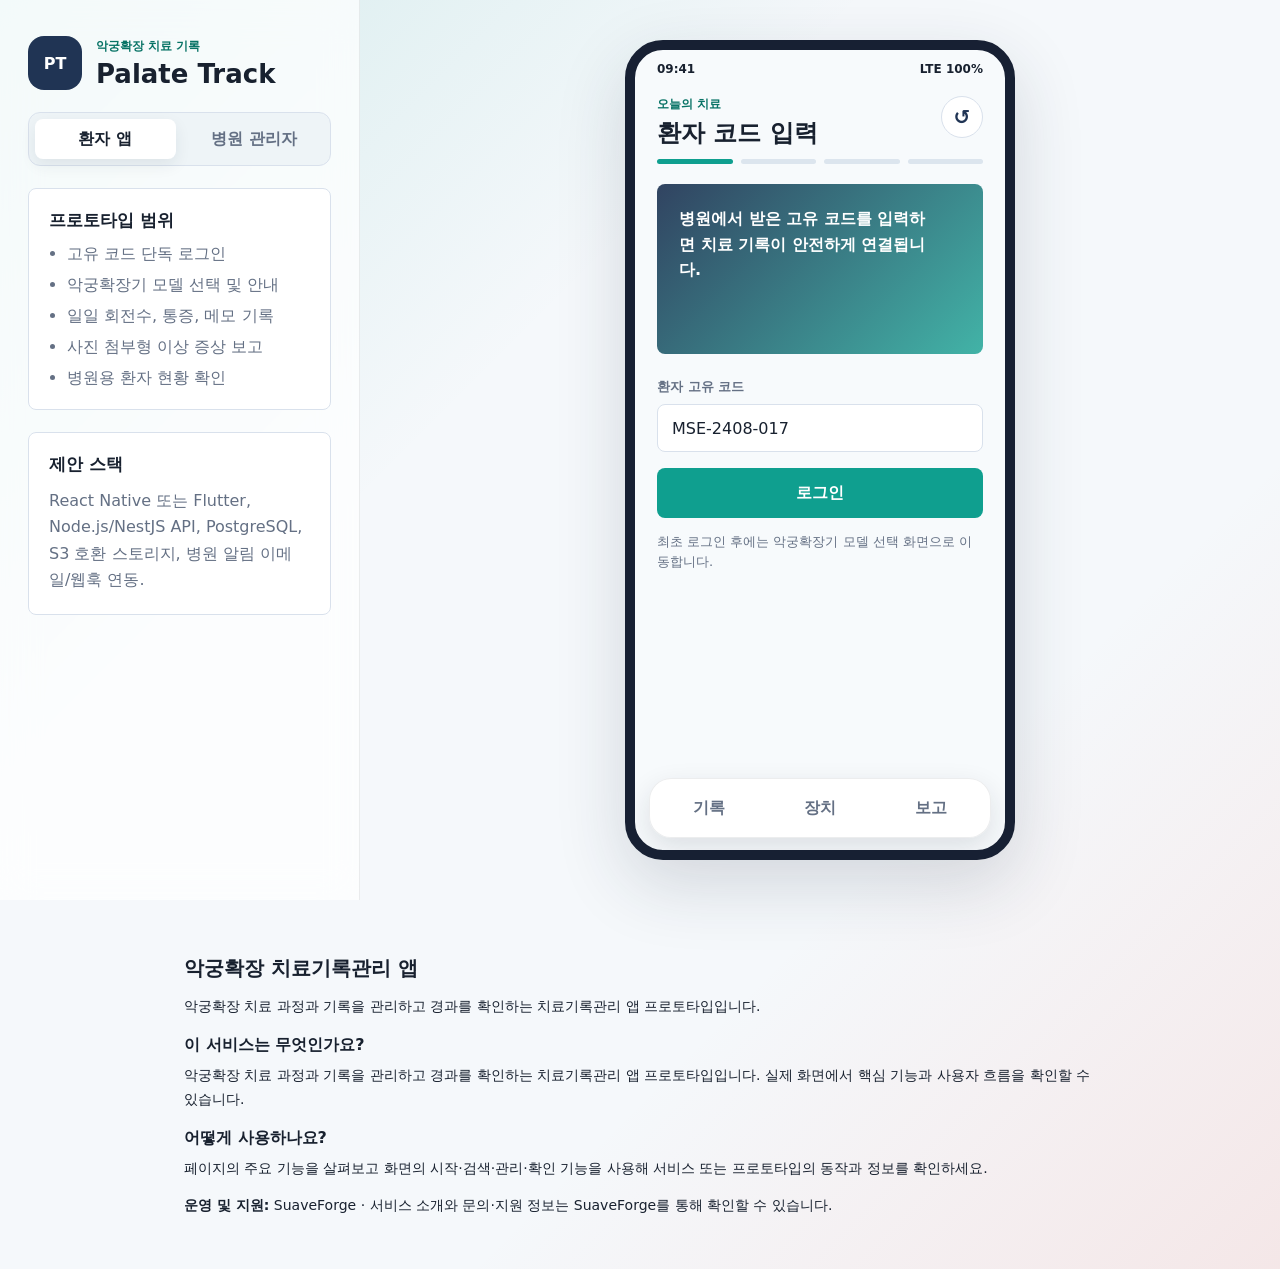
<file: index.html>
<!doctype html>
<html lang="ko">
  <head>
    <meta charset="UTF-8" />
    <meta name="viewport" content="width=device-width, initial-scale=1.0" />
    <title>Palate Track Prototype</title>
    <link rel="stylesheet" href="styles.css" />
  
<meta name="description" content="악궁확장 치료기록관리 앱 프로토타입"/>
<link rel="canonical" href="https://programmer119.github.io/palate-track-prototype-v2/"/>
<meta property="og:title" content="Palate Track Prototype"/>
<meta property="og:description" content="악궁확장 치료기록관리 앱 프로토타입"/>
<meta property="og:image" content="https://sitehub.suaveforge.com/assets/namecard-default.png"/>
<meta property="og:url" content="https://programmer119.github.io/palate-track-prototype-v2/"/>
<meta property="og:site_name" content="SuaveForge"/>
<meta name="twitter:card" content="summary_large_image"/>
<script async src="https://sitehub.suaveforge.com/analytics-loader.js" data-sitehub-project="p25"></script>
<!-- sitehub-searchops-head:begin -->
<script type="application/ld+json">{"@context":"https://schema.org","@type":"WebApplication","name":"악궁확장 치료기록관리 앱","url":"https://programmer119.github.io/palate-track-prototype-v2/","description":"악궁확장 치료 과정과 기록을 관리하고 경과를 확인하는 치료기록관리 앱 프로토타입입니다.","creator":{"@type":"Organization","name":"SuaveForge","url":"https://suaveforge.com/"},"isPartOf":{"@type":"WebSite","name":"SuaveForge Portfolio","url":"https://suaveforge.com/"}}</script>
<!-- sitehub-searchops-head:end -->
</head>
  <body>
    <div class="app-shell">
      <aside class="brief-panel">
        <div class="brand-lockup">
          <span class="brand-mark">PT</span>
          <div>
            <p class="eyebrow">악궁확장 치료 기록</p>
            <h1>Palate Track</h1>
          </div>
        </div>

        <nav class="mode-tabs" aria-label="프로토타입 보기 전환">
          <button class="mode-tab active" data-mode="patient">환자 앱</button>
          <button class="mode-tab" data-mode="admin">병원 관리자</button>
        </nav>

        <section class="project-card">
          <h2>프로토타입 범위</h2>
          <ul>
            <li>고유 코드 단독 로그인</li>
            <li>악궁확장기 모델 선택 및 안내</li>
            <li>일일 회전수, 통증, 메모 기록</li>
            <li>사진 첨부형 이상 증상 보고</li>
            <li>병원용 환자 현황 확인</li>
          </ul>
        </section>

        <section class="project-card tech-note">
          <h2>제안 스택</h2>
          <p>React Native 또는 Flutter, Node.js/NestJS API, PostgreSQL, S3 호환 스토리지, 병원 알림 이메일/웹훅 연동.</p>
        </section>
      </aside>

      <main class="preview-stage">
        <section class="patient-preview" data-panel="patient">
          <div class="phone">
            <div class="status-bar">
              <span>09:41</span>
              <span>LTE 100%</span>
            </div>

            <header class="phone-header">
              <div>
                <p class="eyebrow">오늘의 치료</p>
                <h2 id="screen-title">환자 코드 입력</h2>
              </div>
              <button class="icon-button" type="button" id="reset-button" aria-label="처음으로">↺</button>
            </header>

            <div class="progress-rail" aria-label="진행 단계">
              <span class="progress-dot active"></span>
              <span class="progress-dot"></span>
              <span class="progress-dot"></span>
              <span class="progress-dot"></span>
            </div>

            <section class="screen active" id="login-screen" data-title="환자 코드 입력">
              <div class="hero-band">
                <p>병원에서 받은 고유 코드를 입력하면 치료 기록이 안전하게 연결됩니다.</p>
              </div>
              <label class="field-label" for="patient-code">환자 고유 코드</label>
              <input id="patient-code" class="text-field" type="text" value="MSE-2408-017" inputmode="text" />
              <button class="primary-button" type="button" data-next="model-screen">로그인</button>
              <p class="helper-text">최초 로그인 후에는 악궁확장기 모델 선택 화면으로 이동합니다.</p>
            </section>

            <section class="screen" id="model-screen" data-title="장치 모델 선택">
              <div class="model-list" id="model-list"></div>
              <article class="result-panel">
                <div>
                  <p class="eyebrow">총 확장 가능량</p>
                  <strong id="capacity-text">12.0 mm</strong>
                </div>
                <p id="model-guide">MSE1은 1회 회전당 0.25 mm 기준으로 기록합니다.</p>
              </article>
              <button class="primary-button" type="button" data-next="record-screen">모델 저장</button>
            </section>

            <section class="screen" id="record-screen" data-title="확장 기록 입력">
              <div class="metric-row">
                <article>
                  <span>누적 확장량</span>
                  <strong id="total-expansion">3.75 mm</strong>
                </article>
                <article>
                  <span>오늘 확장량</span>
                  <strong id="today-expansion">0.50 mm</strong>
                </article>
              </div>

              <div class="form-grid">
                <label>
                  <span>날짜</span>
                  <input id="record-date" type="date" />
                </label>
                <label>
                  <span>확장 횟수</span>
                  <input id="session-count" type="text" value="2" inputmode="numeric" />
                </label>
                <label>
                  <span>회전수</span>
                  <input id="turn-count" type="text" value="2" inputmode="decimal" />
                </label>
              </div>

              <div class="pain-scale" aria-label="통증 정도">
                <span>통증</span>
                <div id="pain-buttons"></div>
              </div>

              <label class="field-label" for="memo">메모</label>
              <textarea id="memo" rows="3">우측 어금니 쪽 압박감이 조금 있음.</textarea>
              <button class="primary-button" type="button" id="save-record">기록 저장</button>
              <button class="secondary-button" type="button" data-next="report-screen">이상 증상 보고</button>
            </section>

            <section class="screen" id="report-screen" data-title="이상 증상 보고">
              <div class="upload-box">
                <div class="camera-icon">+</div>
                <p>카메라 촬영 또는 갤러리에서 사진 첨부</p>
                <input id="symptom-photo" type="file" accept="image/*" />
              </div>
              <label class="field-label" for="symptom-message">증상 메시지</label>
              <textarea id="symptom-message" rows="5">장치 주변 잇몸이 붓고 음식 섭취 시 통증이 있습니다.</textarea>
              <button class="primary-button" type="button" id="send-report">병원으로 전송</button>
              <button class="secondary-button" type="button" data-next="record-screen">기록 화면으로</button>
              <p class="helper-text" id="report-status">사진과 메시지는 병원 서버 또는 지정 이메일로 전송됩니다.</p>
            </section>

            <nav class="bottom-nav" aria-label="환자 앱 하단 메뉴">
              <button type="button" data-next="record-screen">기록</button>
              <button type="button" data-next="model-screen">장치</button>
              <button type="button" data-next="report-screen">보고</button>
            </nav>
          </div>
        </section>

        <section class="admin-preview hidden" data-panel="admin">
          <div class="admin-shell">
            <header class="admin-header">
              <div>
                <p class="eyebrow">Hospital Console</p>
                <h2>환자 치료 현황</h2>
              </div>
              <button class="primary-button compact" type="button">환자 코드 발급</button>
            </header>

            <section class="admin-metrics">
              <article>
                <span>등록 환자</span>
                <strong>128명</strong>
              </article>
              <article>
                <span>오늘 기록</span>
                <strong>43건</strong>
              </article>
              <article>
                <span>이상 보고</span>
                <strong>5건</strong>
              </article>
            </section>

            <div class="admin-grid">
              <section class="patient-table">
                <div class="section-head">
                  <h3>환자 목록</h3>
                  <input type="search" placeholder="코드 또는 이름 검색" />
                </div>
                <table>
                  <thead>
                    <tr>
                      <th>코드</th>
                      <th>모델</th>
                      <th>누적</th>
                      <th>최근 기록</th>
                    </tr>
                  </thead>
                  <tbody id="patient-table-body"></tbody>
                </table>
              </section>

              <aside class="report-feed">
                <div class="section-head">
                  <h3>이상 증상 수신함</h3>
                  <span class="badge">신규 2</span>
                </div>
                <article class="report-item urgent">
                  <strong>MSE-2408-017</strong>
                  <p>잇몸 부종 및 통증 보고. 첨부 사진 2장.</p>
                  <span>10분 전</span>
                </article>
                <article class="report-item">
                  <strong>KBE-2409-031</strong>
                  <p>장치 주변 이물감 지속. 담당자 확인 필요.</p>
                  <span>42분 전</span>
                </article>
                <article class="report-item">
                  <strong>MSE3-2410-006</strong>
                  <p>회전 후 압박감 문의. 사진 1장.</p>
                  <span>어제</span>
                </article>
              </aside>
            </div>
          </div>
        </section>
      </main>
    </div>

    <script src="app.js"></script>
  <!-- sitehub-searchops-content:begin -->
<section data-sitehub-searchops="p25" aria-label="서비스 정보" style="box-sizing:border-box;position:relative;z-index:1;max-width:960px;margin:32px auto;padding:20px 24px;font:14px/1.65 system-ui,-apple-system,BlinkMacSystemFont,'Segoe UI',sans-serif;color:inherit;background:transparent">
  <h2 style="font:inherit;font-size:1.25rem;font-weight:700;margin:0 0 10px">악궁확장 치료기록관리 앱</h2>
  <p style="margin:0 0 14px">악궁확장 치료 과정과 기록을 관리하고 경과를 확인하는 치료기록관리 앱 프로토타입입니다.</p>
  <h3 style="font:inherit;font-size:1rem;font-weight:700;margin:14px 0 6px">이 서비스는 무엇인가요?</h3>
  <p style="margin:0 0 10px">악궁확장 치료 과정과 기록을 관리하고 경과를 확인하는 치료기록관리 앱 프로토타입입니다. 실제 화면에서 핵심 기능과 사용자 흐름을 확인할 수 있습니다.</p>
  <h3 style="font:inherit;font-size:1rem;font-weight:700;margin:14px 0 6px">어떻게 사용하나요?</h3>
  <p style="margin:0 0 10px">페이지의 주요 기능을 살펴보고 화면의 시작·검색·관리·확인 기능을 사용해 서비스 또는 프로토타입의 동작과 정보를 확인하세요.</p>
  <p style="margin:14px 0 0"><strong>운영 및 지원:</strong> SuaveForge · 서비스 소개와 문의·지원 정보는 SuaveForge를 통해 확인할 수 있습니다.</p>
</section>
<!-- sitehub-searchops-content:end -->
</body>
</html>
</file>
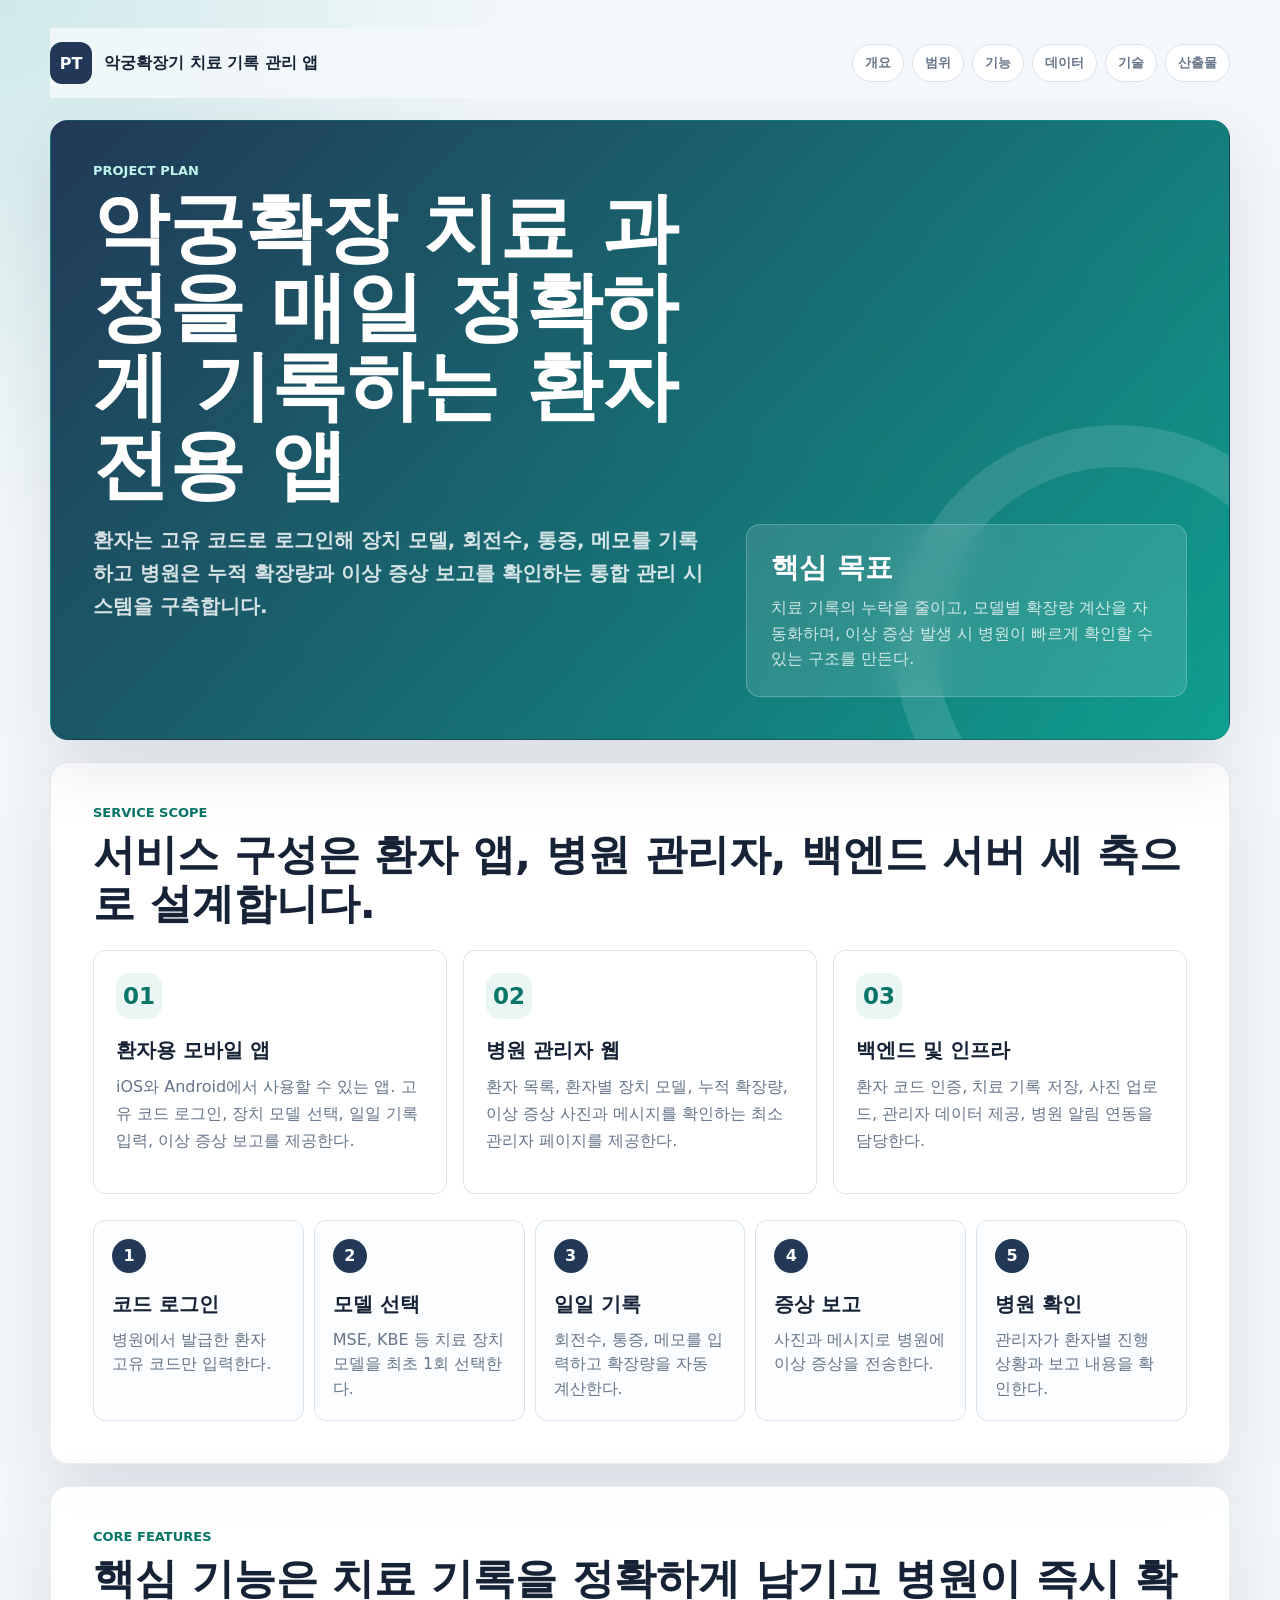
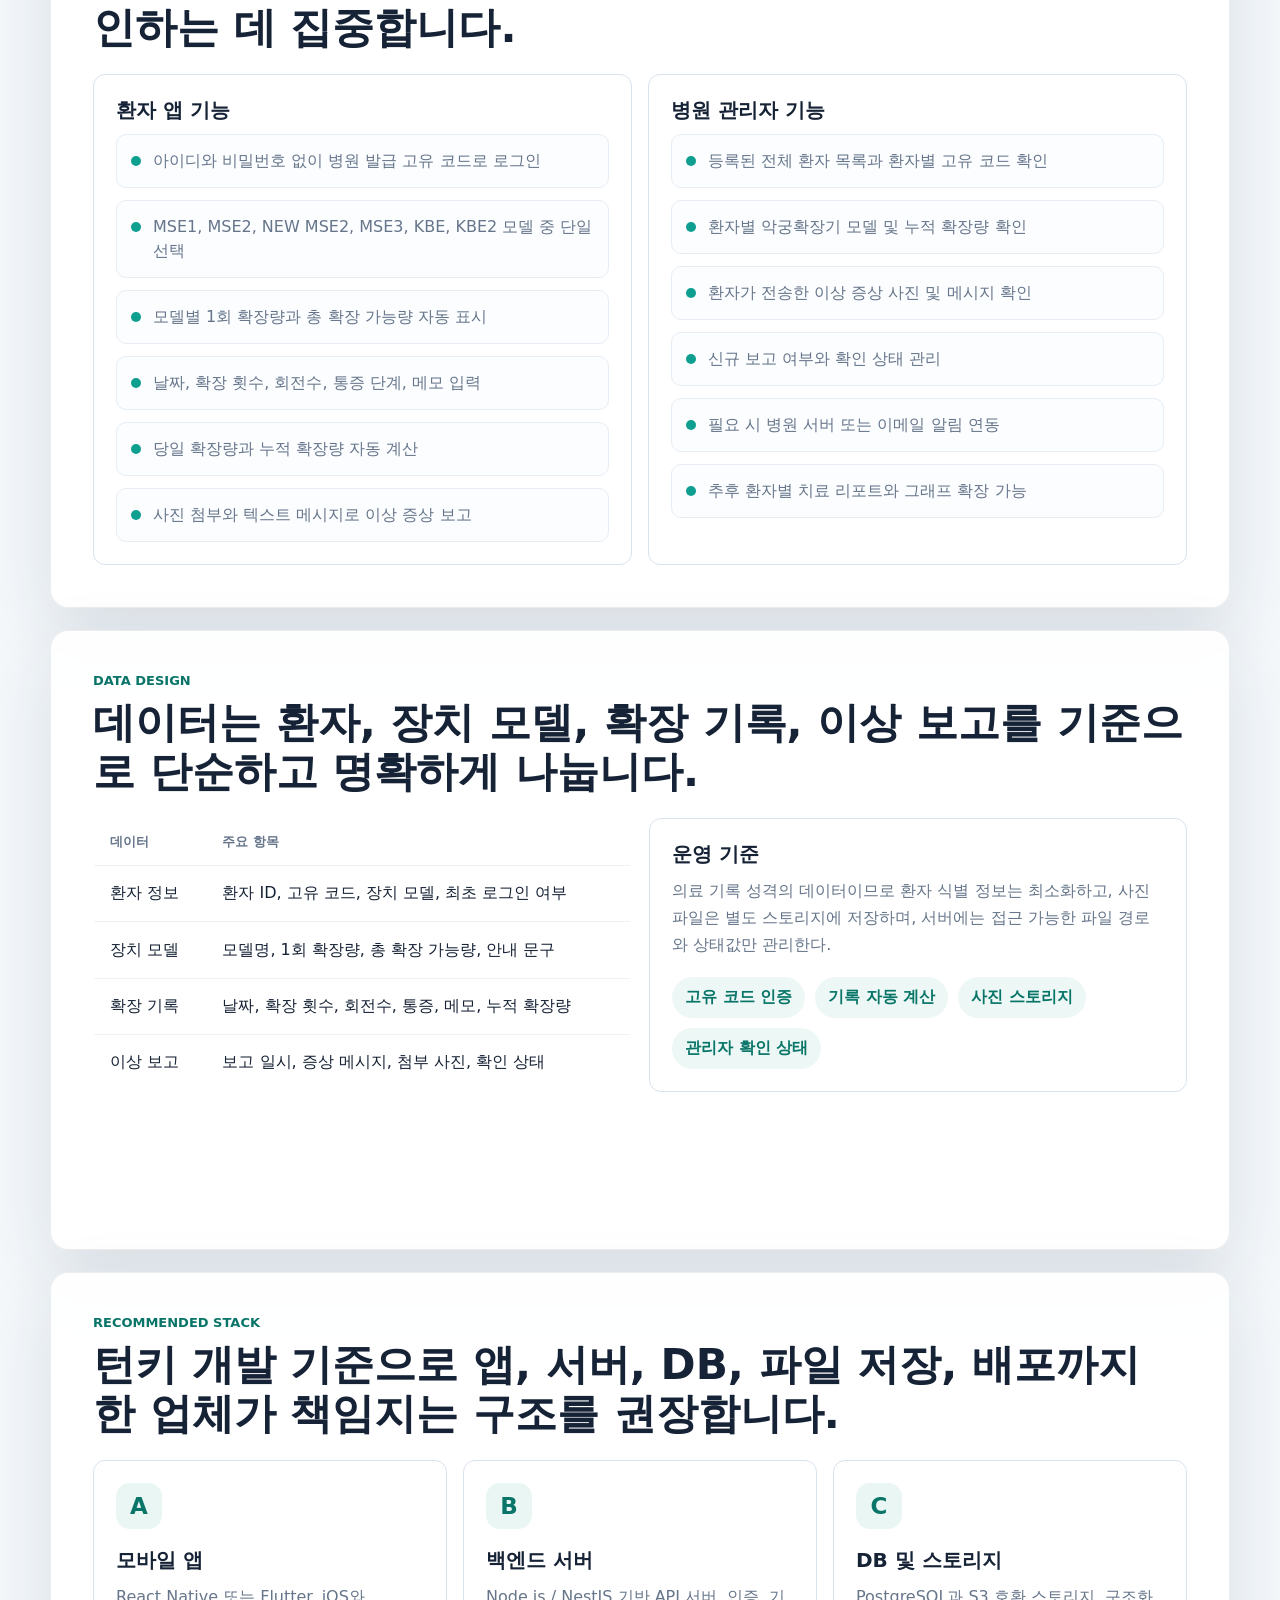
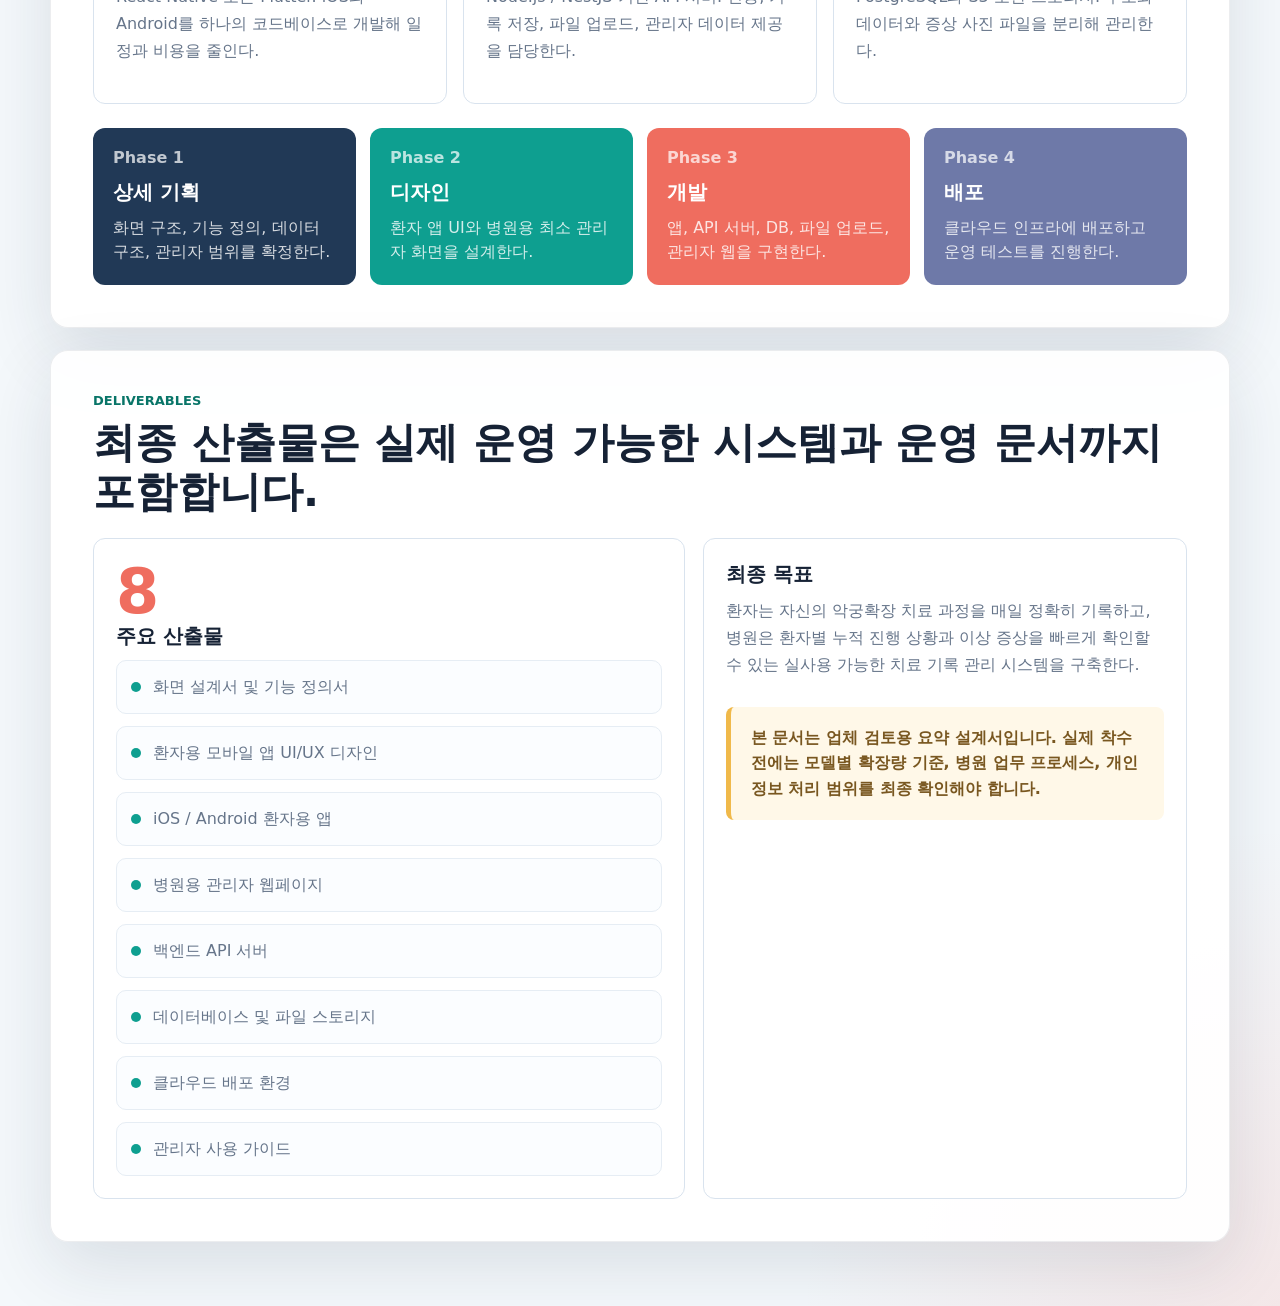
<file: project-plan.html>
<!doctype html>
<html lang="ko">
  <head>
    <meta charset="UTF-8" />
    <meta name="viewport" content="width=device-width, initial-scale=1.0" />
    <title>악궁확장기 치료 기록 관리 앱 기획 설계서</title>
    <style>
      :root {
        --ink: #162235;
        --muted: #66758a;
        --line: #d9e3ee;
        --paper: #f4f8fb;
        --panel: #ffffff;
        --teal: #0e9f90;
        --teal-dark: #087568;
        --coral: #ef6d5f;
        --gold: #f0b94a;
        --navy: #213956;
        --soft: #eaf6f4;
        font-family: "Pretendard", "Noto Sans KR", Inter, system-ui, -apple-system, BlinkMacSystemFont, "Segoe UI", sans-serif;
      }

      * {
        box-sizing: border-box;
      }

      html {
        scroll-behavior: smooth;
      }

      body {
        margin: 0;
        background:
          radial-gradient(circle at top left, rgba(14, 159, 144, 0.16), transparent 34rem),
          radial-gradient(circle at bottom right, rgba(239, 109, 95, 0.12), transparent 30rem),
          var(--paper);
        color: var(--ink);
      }

      a {
        color: inherit;
      }

      .deck {
        width: min(1180px, calc(100% - 40px));
        margin: 0 auto;
        padding: 28px 0 64px;
      }

      .topbar {
        position: sticky;
        top: 0;
        z-index: 10;
        display: flex;
        align-items: center;
        justify-content: space-between;
        gap: 18px;
        padding: 14px 0;
        background: rgba(244, 248, 251, 0.86);
        backdrop-filter: blur(18px);
      }

      .brand {
        display: flex;
        align-items: center;
        gap: 12px;
        font-weight: 900;
      }

      .brand-mark {
        display: grid;
        width: 42px;
        height: 42px;
        place-items: center;
        border-radius: 12px;
        background: var(--navy);
        color: white;
      }

      .nav {
        display: flex;
        flex-wrap: wrap;
        gap: 8px;
      }

      .nav a {
        padding: 9px 12px;
        border: 1px solid var(--line);
        border-radius: 999px;
        background: white;
        color: var(--muted);
        font-size: 13px;
        font-weight: 800;
        text-decoration: none;
      }

      .slide {
        min-height: 620px;
        margin-top: 22px;
        padding: 42px;
        border: 1px solid rgba(22, 34, 53, 0.08);
        border-radius: 18px;
        background: rgba(255, 255, 255, 0.92);
        box-shadow: 0 24px 70px rgba(25, 42, 64, 0.12);
      }

      .hero {
        position: relative;
        display: grid;
        grid-template-columns: minmax(0, 1.05fr) minmax(340px, 0.75fr);
        gap: 36px;
        overflow: hidden;
        background:
          linear-gradient(135deg, rgba(33, 57, 86, 0.96), rgba(14, 159, 144, 0.86)),
          linear-gradient(90deg, #203956, #0e9f90);
        color: white;
      }

      .hero:after {
        position: absolute;
        right: -110px;
        bottom: -130px;
        width: 360px;
        height: 360px;
        border: 42px solid rgba(255, 255, 255, 0.12);
        border-radius: 50%;
        content: "";
      }

      .eyebrow {
        margin: 0 0 10px;
        color: var(--teal-dark);
        font-size: 13px;
        font-weight: 900;
        letter-spacing: 0;
        text-transform: uppercase;
      }

      .hero .eyebrow {
        color: #bff5ec;
      }

      h1,
      h2,
      h3,
      p {
        margin-top: 0;
      }

      h1 {
        max-width: 760px;
        margin-bottom: 20px;
        font-size: clamp(42px, 6vw, 76px);
        line-height: 1.04;
        letter-spacing: 0;
      }

      h2 {
        margin-bottom: 22px;
        font-size: clamp(30px, 3.3vw, 46px);
        line-height: 1.16;
        letter-spacing: 0;
      }

      h3 {
        margin-bottom: 10px;
        font-size: 20px;
      }

      .lead {
        max-width: 720px;
        margin-bottom: 0;
        color: rgba(255, 255, 255, 0.82);
        font-size: 20px;
        line-height: 1.65;
        font-weight: 700;
      }

      .hero-card {
        position: relative;
        z-index: 1;
        align-self: end;
        padding: 24px;
        border: 1px solid rgba(255, 255, 255, 0.22);
        border-radius: 14px;
        background: rgba(255, 255, 255, 0.12);
        backdrop-filter: blur(18px);
      }

      .hero-card strong {
        display: block;
        margin-bottom: 8px;
        font-size: 28px;
      }

      .hero-card p {
        margin-bottom: 0;
        color: rgba(255, 255, 255, 0.78);
        line-height: 1.6;
      }

      .grid {
        display: grid;
        grid-template-columns: repeat(3, 1fr);
        gap: 16px;
      }

      .grid.two {
        grid-template-columns: repeat(2, 1fr);
      }

      .card {
        padding: 22px;
        border: 1px solid var(--line);
        border-radius: 12px;
        background: var(--panel);
      }

      .card p,
      .body-text {
        color: var(--muted);
        line-height: 1.68;
      }

      .icon {
        display: grid;
        width: 46px;
        height: 46px;
        margin-bottom: 18px;
        place-items: center;
        border-radius: 14px;
        background: var(--soft);
        color: var(--teal-dark);
        font-size: 23px;
        font-weight: 900;
      }

      .flow {
        display: grid;
        grid-template-columns: repeat(5, 1fr);
        gap: 10px;
        margin-top: 26px;
      }

      .flow-step {
        position: relative;
        min-height: 170px;
        padding: 18px;
        border: 1px solid var(--line);
        border-radius: 12px;
        background: #fbfdff;
      }

      .flow-step span {
        display: inline-grid;
        width: 34px;
        height: 34px;
        margin-bottom: 18px;
        place-items: center;
        border-radius: 50%;
        background: var(--navy);
        color: white;
        font-weight: 900;
      }

      .flow-step p {
        margin-bottom: 0;
        color: var(--muted);
        line-height: 1.55;
      }

      .feature-list {
        display: grid;
        gap: 12px;
        margin: 0;
        padding: 0;
        list-style: none;
      }

      .feature-list li {
        display: flex;
        gap: 12px;
        align-items: flex-start;
        padding: 14px;
        border: 1px solid #e6edf4;
        border-radius: 10px;
        background: #fbfdff;
        color: var(--muted);
        line-height: 1.5;
      }

      .feature-list li:before {
        flex: 0 0 auto;
        width: 10px;
        height: 10px;
        margin-top: 7px;
        border-radius: 50%;
        background: var(--teal);
        content: "";
      }

      .data-map {
        display: grid;
        grid-template-columns: 1fr 1fr;
        gap: 18px;
      }

      .data-table {
        width: 100%;
        border-collapse: collapse;
        overflow: hidden;
        border: 1px solid var(--line);
        border-radius: 12px;
        background: white;
      }

      .data-table th,
      .data-table td {
        padding: 14px 16px;
        border-bottom: 1px solid #edf2f6;
        text-align: left;
      }

      .data-table th {
        color: var(--muted);
        font-size: 13px;
      }

      .tag-row {
        display: flex;
        flex-wrap: wrap;
        gap: 10px;
        margin-top: 18px;
      }

      .tag {
        padding: 10px 13px;
        border-radius: 999px;
        background: #edf7f5;
        color: var(--teal-dark);
        font-weight: 900;
      }

      .timeline {
        display: grid;
        grid-template-columns: repeat(4, 1fr);
        gap: 14px;
        margin-top: 24px;
      }

      .phase {
        padding: 20px;
        border-radius: 12px;
        background: var(--navy);
        color: white;
      }

      .phase:nth-child(2) {
        background: var(--teal);
      }

      .phase:nth-child(3) {
        background: var(--coral);
      }

      .phase:nth-child(4) {
        background: #6e79a8;
      }

      .phase span {
        display: block;
        margin-bottom: 12px;
        color: rgba(255, 255, 255, 0.72);
        font-weight: 900;
      }

      .phase p {
        margin-bottom: 0;
        color: rgba(255, 255, 255, 0.82);
        line-height: 1.55;
      }

      .deliverables {
        display: grid;
        grid-template-columns: 1.1fr 0.9fr;
        gap: 18px;
      }

      .big-number {
        color: var(--coral);
        font-size: 62px;
        font-weight: 900;
        line-height: 1;
      }

      .footer-note {
        margin-top: 28px;
        padding: 18px 20px;
        border-left: 5px solid var(--gold);
        border-radius: 8px;
        background: #fff8e8;
        color: #795720;
        font-weight: 800;
        line-height: 1.6;
      }

      @media (max-width: 900px) {
        .hero,
        .grid,
        .grid.two,
        .flow,
        .data-map,
        .timeline,
        .deliverables {
          grid-template-columns: 1fr;
        }

        .slide {
          min-height: auto;
          padding: 28px;
        }

        .topbar {
          align-items: flex-start;
          flex-direction: column;
        }
      }

      @media print {
        body {
          background: white;
        }

        .topbar {
          display: none;
        }

        .deck {
          width: 100%;
          padding: 0;
        }

        .slide {
          min-height: 100vh;
          margin: 0;
          border: 0;
          border-radius: 0;
          box-shadow: none;
          page-break-after: always;
        }
      }
    </style>
  </head>
  <body>
    <div class="deck">
      <header class="topbar">
        <div class="brand">
          <span class="brand-mark">PT</span>
          <span>악궁확장기 치료 기록 관리 앱</span>
        </div>
        <nav class="nav" aria-label="문서 목차">
          <a href="#overview">개요</a>
          <a href="#scope">범위</a>
          <a href="#features">기능</a>
          <a href="#data">데이터</a>
          <a href="#stack">기술</a>
          <a href="#deliverables">산출물</a>
        </nav>
      </header>

      <section class="slide hero" id="overview">
        <div>
          <p class="eyebrow">Project Plan</p>
          <h1>악궁확장 치료 과정을 매일 정확하게 기록하는 환자 전용 앱</h1>
          <p class="lead">
            환자는 고유 코드로 로그인해 장치 모델, 회전수, 통증, 메모를 기록하고 병원은 누적 확장량과 이상 증상 보고를 확인하는 통합 관리 시스템을 구축합니다.
          </p>
        </div>
        <aside class="hero-card">
          <strong>핵심 목표</strong>
          <p>치료 기록의 누락을 줄이고, 모델별 확장량 계산을 자동화하며, 이상 증상 발생 시 병원이 빠르게 확인할 수 있는 구조를 만든다.</p>
        </aside>
      </section>

      <section class="slide" id="scope">
        <p class="eyebrow">Service Scope</p>
        <h2>서비스 구성은 환자 앱, 병원 관리자, 백엔드 서버 세 축으로 설계합니다.</h2>
        <div class="grid">
          <article class="card">
            <div class="icon">01</div>
            <h3>환자용 모바일 앱</h3>
            <p>iOS와 Android에서 사용할 수 있는 앱. 고유 코드 로그인, 장치 모델 선택, 일일 기록 입력, 이상 증상 보고를 제공한다.</p>
          </article>
          <article class="card">
            <div class="icon">02</div>
            <h3>병원 관리자 웹</h3>
            <p>환자 목록, 환자별 장치 모델, 누적 확장량, 이상 증상 사진과 메시지를 확인하는 최소 관리자 페이지를 제공한다.</p>
          </article>
          <article class="card">
            <div class="icon">03</div>
            <h3>백엔드 및 인프라</h3>
            <p>환자 코드 인증, 치료 기록 저장, 사진 업로드, 관리자 데이터 제공, 병원 알림 연동을 담당한다.</p>
          </article>
        </div>

        <div class="flow">
          <article class="flow-step">
            <span>1</span>
            <h3>코드 로그인</h3>
            <p>병원에서 발급한 환자 고유 코드만 입력한다.</p>
          </article>
          <article class="flow-step">
            <span>2</span>
            <h3>모델 선택</h3>
            <p>MSE, KBE 등 치료 장치 모델을 최초 1회 선택한다.</p>
          </article>
          <article class="flow-step">
            <span>3</span>
            <h3>일일 기록</h3>
            <p>회전수, 통증, 메모를 입력하고 확장량을 자동 계산한다.</p>
          </article>
          <article class="flow-step">
            <span>4</span>
            <h3>증상 보고</h3>
            <p>사진과 메시지로 병원에 이상 증상을 전송한다.</p>
          </article>
          <article class="flow-step">
            <span>5</span>
            <h3>병원 확인</h3>
            <p>관리자가 환자별 진행 상황과 보고 내용을 확인한다.</p>
          </article>
        </div>
      </section>

      <section class="slide" id="features">
        <p class="eyebrow">Core Features</p>
        <h2>핵심 기능은 치료 기록을 정확하게 남기고 병원이 즉시 확인하는 데 집중합니다.</h2>
        <div class="grid two">
          <article class="card">
            <h3>환자 앱 기능</h3>
            <ul class="feature-list">
              <li>아이디와 비밀번호 없이 병원 발급 고유 코드로 로그인</li>
              <li>MSE1, MSE2, NEW MSE2, MSE3, KBE, KBE2 모델 중 단일 선택</li>
              <li>모델별 1회 확장량과 총 확장 가능량 자동 표시</li>
              <li>날짜, 확장 횟수, 회전수, 통증 단계, 메모 입력</li>
              <li>당일 확장량과 누적 확장량 자동 계산</li>
              <li>사진 첨부와 텍스트 메시지로 이상 증상 보고</li>
            </ul>
          </article>
          <article class="card">
            <h3>병원 관리자 기능</h3>
            <ul class="feature-list">
              <li>등록된 전체 환자 목록과 환자별 고유 코드 확인</li>
              <li>환자별 악궁확장기 모델 및 누적 확장량 확인</li>
              <li>환자가 전송한 이상 증상 사진 및 메시지 확인</li>
              <li>신규 보고 여부와 확인 상태 관리</li>
              <li>필요 시 병원 서버 또는 이메일 알림 연동</li>
              <li>추후 환자별 치료 리포트와 그래프 확장 가능</li>
            </ul>
          </article>
        </div>
      </section>

      <section class="slide" id="data">
        <p class="eyebrow">Data Design</p>
        <h2>데이터는 환자, 장치 모델, 확장 기록, 이상 보고를 기준으로 단순하고 명확하게 나눕니다.</h2>
        <div class="data-map">
          <table class="data-table">
            <thead>
              <tr>
                <th>데이터</th>
                <th>주요 항목</th>
              </tr>
            </thead>
            <tbody>
              <tr>
                <td>환자 정보</td>
                <td>환자 ID, 고유 코드, 장치 모델, 최초 로그인 여부</td>
              </tr>
              <tr>
                <td>장치 모델</td>
                <td>모델명, 1회 확장량, 총 확장 가능량, 안내 문구</td>
              </tr>
              <tr>
                <td>확장 기록</td>
                <td>날짜, 확장 횟수, 회전수, 통증, 메모, 누적 확장량</td>
              </tr>
              <tr>
                <td>이상 보고</td>
                <td>보고 일시, 증상 메시지, 첨부 사진, 확인 상태</td>
              </tr>
            </tbody>
          </table>

          <article class="card">
            <h3>운영 기준</h3>
            <p class="body-text">
              의료 기록 성격의 데이터이므로 환자 식별 정보는 최소화하고, 사진 파일은 별도 스토리지에 저장하며, 서버에는 접근 가능한 파일 경로와 상태값만 관리한다.
            </p>
            <div class="tag-row">
              <span class="tag">고유 코드 인증</span>
              <span class="tag">기록 자동 계산</span>
              <span class="tag">사진 스토리지</span>
              <span class="tag">관리자 확인 상태</span>
            </div>
          </article>
        </div>
      </section>

      <section class="slide" id="stack">
        <p class="eyebrow">Recommended Stack</p>
        <h2>턴키 개발 기준으로 앱, 서버, DB, 파일 저장, 배포까지 한 업체가 책임지는 구조를 권장합니다.</h2>
        <div class="grid">
          <article class="card">
            <div class="icon">A</div>
            <h3>모바일 앱</h3>
            <p>React Native 또는 Flutter. iOS와 Android를 하나의 코드베이스로 개발해 일정과 비용을 줄인다.</p>
          </article>
          <article class="card">
            <div class="icon">B</div>
            <h3>백엔드 서버</h3>
            <p>Node.js / NestJS 기반 API 서버. 인증, 기록 저장, 파일 업로드, 관리자 데이터 제공을 담당한다.</p>
          </article>
          <article class="card">
            <div class="icon">C</div>
            <h3>DB 및 스토리지</h3>
            <p>PostgreSQL과 S3 호환 스토리지. 구조화 데이터와 증상 사진 파일을 분리해 관리한다.</p>
          </article>
        </div>

        <div class="timeline">
          <article class="phase">
            <span>Phase 1</span>
            <h3>상세 기획</h3>
            <p>화면 구조, 기능 정의, 데이터 구조, 관리자 범위를 확정한다.</p>
          </article>
          <article class="phase">
            <span>Phase 2</span>
            <h3>디자인</h3>
            <p>환자 앱 UI와 병원용 최소 관리자 화면을 설계한다.</p>
          </article>
          <article class="phase">
            <span>Phase 3</span>
            <h3>개발</h3>
            <p>앱, API 서버, DB, 파일 업로드, 관리자 웹을 구현한다.</p>
          </article>
          <article class="phase">
            <span>Phase 4</span>
            <h3>배포</h3>
            <p>클라우드 인프라에 배포하고 운영 테스트를 진행한다.</p>
          </article>
        </div>
      </section>

      <section class="slide" id="deliverables">
        <p class="eyebrow">Deliverables</p>
        <h2>최종 산출물은 실제 운영 가능한 시스템과 운영 문서까지 포함합니다.</h2>
        <div class="deliverables">
          <article class="card">
            <div class="big-number">8</div>
            <h3>주요 산출물</h3>
            <ul class="feature-list">
              <li>화면 설계서 및 기능 정의서</li>
              <li>환자용 모바일 앱 UI/UX 디자인</li>
              <li>iOS / Android 환자용 앱</li>
              <li>병원용 관리자 웹페이지</li>
              <li>백엔드 API 서버</li>
              <li>데이터베이스 및 파일 스토리지</li>
              <li>클라우드 배포 환경</li>
              <li>관리자 사용 가이드</li>
            </ul>
          </article>
          <article class="card">
            <h3>최종 목표</h3>
            <p class="body-text">
              환자는 자신의 악궁확장 치료 과정을 매일 정확히 기록하고, 병원은 환자별 누적 진행 상황과 이상 증상을 빠르게 확인할 수 있는 실사용 가능한 치료 기록 관리 시스템을 구축한다.
            </p>
            <div class="footer-note">
              본 문서는 업체 검토용 요약 설계서입니다. 실제 착수 전에는 모델별 확장량 기준, 병원 업무 프로세스, 개인정보 처리 범위를 최종 확인해야 합니다.
            </div>
          </article>
        </div>
      </section>
    </div>
  </body>
</html>
</file>
<file: styles.css>
:root {
  color-scheme: light;
  --ink: #18212f;
  --muted: #647084;
  --line: #d9e1ec;
  --panel: #ffffff;
  --paper: #f5f8fb;
  --mint: #0f9f8f;
  --mint-dark: #087366;
  --coral: #ef6b5b;
  --amber: #f1b44c;
  --navy: #203454;
  --lavender: #8c78d8;
  --shadow: 0 24px 70px rgba(28, 42, 64, 0.16);
  font-family: Inter, "Pretendard", "Noto Sans KR", system-ui, -apple-system, BlinkMacSystemFont, "Segoe UI", sans-serif;
}

* {
  box-sizing: border-box;
}

body {
  min-height: 100vh;
  margin: 0;
  background:
    linear-gradient(135deg, rgba(15, 159, 143, 0.14), transparent 34%),
    linear-gradient(315deg, rgba(239, 107, 91, 0.12), transparent 32%),
    var(--paper);
  color: var(--ink);
}

button,
input,
textarea {
  font: inherit;
}

button {
  cursor: pointer;
}

.app-shell {
  display: grid;
  grid-template-columns: minmax(280px, 360px) minmax(0, 1fr);
  min-height: 100vh;
}

.brief-panel {
  display: flex;
  flex-direction: column;
  gap: 22px;
  padding: 36px 28px;
  border-right: 1px solid rgba(24, 33, 47, 0.08);
  background: rgba(255, 255, 255, 0.72);
  backdrop-filter: blur(18px);
}

.brand-lockup {
  display: flex;
  align-items: center;
  gap: 14px;
}

.brand-mark {
  display: grid;
  width: 54px;
  height: 54px;
  place-items: center;
  border-radius: 16px;
  background: var(--navy);
  color: white;
  font-weight: 800;
}

.eyebrow {
  margin: 0 0 4px;
  color: var(--mint-dark);
  font-size: 12px;
  font-weight: 800;
  letter-spacing: 0;
  text-transform: uppercase;
}

h1,
h2,
h3,
p {
  margin-top: 0;
}

h1 {
  margin-bottom: 0;
  font-size: 26px;
}

.mode-tabs {
  display: grid;
  grid-template-columns: 1fr 1fr;
  gap: 8px;
  padding: 6px;
  border: 1px solid var(--line);
  border-radius: 12px;
  background: #eef4f7;
}

.mode-tab {
  min-height: 40px;
  border: 0;
  border-radius: 8px;
  background: transparent;
  color: var(--muted);
  font-weight: 800;
}

.mode-tab.active {
  background: white;
  color: var(--ink);
  box-shadow: 0 6px 16px rgba(25, 45, 65, 0.08);
}

.project-card {
  padding: 20px;
  border: 1px solid var(--line);
  border-radius: 8px;
  background: white;
}

.project-card h2 {
  margin-bottom: 12px;
  font-size: 17px;
}

.project-card ul {
  display: grid;
  gap: 10px;
  margin: 0;
  padding-left: 18px;
  color: var(--muted);
}

.tech-note p {
  margin-bottom: 0;
  color: var(--muted);
  line-height: 1.65;
}

.preview-stage {
  display: grid;
  min-width: 0;
  place-items: center;
  padding: 36px;
}

.patient-preview,
.admin-preview {
  display: grid;
  width: 100%;
  place-items: center;
}

.hidden {
  display: none !important;
}

.phone {
  position: relative;
  display: flex;
  flex-direction: column;
  width: min(390px, calc(100vw - 40px));
  height: min(820px, calc(100vh - 48px));
  min-height: 720px;
  overflow: hidden;
  border: 10px solid #172033;
  border-radius: 38px;
  background: #f7fafc;
  box-shadow: var(--shadow);
}

.status-bar {
  display: flex;
  justify-content: space-between;
  padding: 12px 22px 4px;
  color: var(--ink);
  font-size: 12px;
  font-weight: 800;
}

.phone-header {
  display: flex;
  justify-content: space-between;
  gap: 18px;
  padding: 16px 22px 10px;
}

.phone-header h2 {
  margin-bottom: 0;
  font-size: 24px;
}

.icon-button {
  width: 42px;
  height: 42px;
  border: 1px solid var(--line);
  border-radius: 50%;
  background: white;
  color: var(--navy);
  font-size: 20px;
  font-weight: 800;
}

.progress-rail {
  display: grid;
  grid-template-columns: repeat(4, 1fr);
  gap: 8px;
  padding: 0 22px 16px;
}

.progress-dot {
  height: 5px;
  border-radius: 999px;
  background: #dce5ee;
}

.progress-dot.active {
  background: var(--mint);
}

.screen {
  display: none;
  flex: 1;
  overflow: auto;
  padding: 4px 22px 92px;
}

.screen.active {
  display: block;
}

.hero-band {
  min-height: 170px;
  margin-bottom: 24px;
  padding: 22px;
  border-radius: 8px;
  background:
    linear-gradient(135deg, rgba(32, 52, 84, 0.92), rgba(15, 159, 143, 0.78)),
    url("https://images.unsplash.com/photo-1588776814546-daab30f310ce?auto=format&fit=crop&w=900&q=80");
  background-position: center;
  background-size: cover;
  color: white;
}

.hero-band p {
  max-width: 250px;
  margin-bottom: 0;
  line-height: 1.6;
  font-weight: 700;
}

.field-label,
.form-grid label span,
.pain-scale > span {
  display: block;
  margin-bottom: 8px;
  color: var(--muted);
  font-size: 13px;
  font-weight: 800;
}

.text-field,
.form-grid input,
textarea,
.section-head input {
  width: 100%;
  border: 1px solid var(--line);
  border-radius: 8px;
  background: white;
  color: var(--ink);
  outline: none;
}

.text-field,
.form-grid input,
.section-head input {
  min-height: 48px;
  padding: 0 14px;
}

textarea {
  resize: none;
  padding: 14px;
  line-height: 1.5;
}

.primary-button,
.secondary-button {
  width: 100%;
  min-height: 50px;
  margin-top: 16px;
  border-radius: 8px;
  font-weight: 900;
}

.primary-button {
  border: 0;
  background: var(--mint);
  color: white;
}

.primary-button:hover {
  background: var(--mint-dark);
}

.secondary-button {
  border: 1px solid var(--line);
  background: white;
  color: var(--navy);
}

.compact {
  width: auto;
  min-height: 42px;
  margin-top: 0;
  padding: 0 16px;
}

.helper-text {
  margin-top: 14px;
  color: var(--muted);
  font-size: 13px;
  line-height: 1.5;
}

.model-list {
  display: grid;
  gap: 10px;
}

.model-option {
  display: flex;
  align-items: center;
  justify-content: space-between;
  min-height: 58px;
  padding: 0 16px;
  border: 1px solid var(--line);
  border-radius: 8px;
  background: white;
  color: var(--ink);
  text-align: left;
}

.model-option strong {
  font-size: 16px;
}

.model-option span {
  color: var(--muted);
  font-size: 13px;
}

.model-option.active {
  border-color: var(--mint);
  box-shadow: 0 0 0 3px rgba(15, 159, 143, 0.14);
}

.result-panel,
.metric-row article {
  border: 1px solid var(--line);
  border-radius: 8px;
  background: white;
}

.result-panel {
  display: grid;
  gap: 12px;
  margin-top: 16px;
  padding: 18px;
}

.result-panel strong {
  color: var(--coral);
  font-size: 30px;
}

.result-panel p:last-child {
  margin-bottom: 0;
  color: var(--muted);
  line-height: 1.55;
}

.metric-row {
  display: grid;
  grid-template-columns: 1fr 1fr;
  gap: 10px;
  margin-bottom: 16px;
}

.metric-row article {
  padding: 16px;
}

.metric-row span {
  display: block;
  margin-bottom: 8px;
  color: var(--muted);
  font-size: 12px;
  font-weight: 800;
}

.metric-row strong {
  font-size: 22px;
}

.form-grid {
  display: grid;
  grid-template-columns: 1.35fr 1fr;
  gap: 12px;
}

.form-grid label:first-child {
  grid-column: 1 / -1;
}

.pain-scale {
  margin: 18px 0;
}

#pain-buttons {
  display: grid;
  grid-template-columns: repeat(5, 1fr);
  gap: 8px;
}

.pain-button {
  height: 42px;
  border: 1px solid var(--line);
  border-radius: 8px;
  background: white;
  color: var(--muted);
  font-weight: 900;
}

.pain-button.active {
  border-color: var(--amber);
  background: #fff4df;
  color: #9a6200;
}

.upload-box {
  display: grid;
  gap: 10px;
  place-items: center;
  min-height: 190px;
  margin-bottom: 18px;
  padding: 18px;
  border: 1px dashed #aebbc9;
  border-radius: 8px;
  background: white;
  text-align: center;
}

.camera-icon {
  display: grid;
  width: 58px;
  height: 58px;
  place-items: center;
  border-radius: 50%;
  background: #eaf7f5;
  color: var(--mint-dark);
  font-size: 34px;
}

.upload-box p {
  margin-bottom: 0;
  color: var(--muted);
  font-weight: 800;
}

.upload-box input {
  width: 100%;
  color: var(--muted);
}

.bottom-nav {
  position: absolute;
  right: 14px;
  bottom: 12px;
  left: 14px;
  display: grid;
  grid-template-columns: repeat(3, 1fr);
  gap: 8px;
  padding: 8px;
  border: 1px solid rgba(24, 33, 47, 0.08);
  border-radius: 22px;
  background: rgba(255, 255, 255, 0.92);
  box-shadow: 0 10px 28px rgba(24, 33, 47, 0.12);
}

.bottom-nav button {
  min-height: 42px;
  border: 0;
  border-radius: 16px;
  background: transparent;
  color: var(--muted);
  font-weight: 900;
}

.bottom-nav button.active {
  background: var(--navy);
  color: white;
}

.admin-shell {
  width: min(980px, 100%);
  padding: 28px;
  border: 1px solid rgba(24, 33, 47, 0.08);
  border-radius: 18px;
  background: rgba(255, 255, 255, 0.9);
  box-shadow: var(--shadow);
}

.admin-header,
.section-head {
  display: flex;
  align-items: center;
  justify-content: space-between;
  gap: 18px;
}

.admin-header h2 {
  margin-bottom: 0;
  font-size: 30px;
}

.admin-metrics {
  display: grid;
  grid-template-columns: repeat(3, 1fr);
  gap: 14px;
  margin: 26px 0;
}

.admin-metrics article,
.patient-table,
.report-feed {
  border: 1px solid var(--line);
  border-radius: 8px;
  background: white;
}

.admin-metrics article {
  padding: 18px;
}

.admin-metrics span {
  display: block;
  margin-bottom: 8px;
  color: var(--muted);
  font-size: 13px;
  font-weight: 800;
}

.admin-metrics strong {
  font-size: 28px;
}

.admin-grid {
  display: grid;
  grid-template-columns: minmax(0, 1.45fr) minmax(280px, 0.75fr);
  gap: 16px;
}

.patient-table,
.report-feed {
  padding: 18px;
}

.section-head {
  margin-bottom: 16px;
}

.section-head h3 {
  margin-bottom: 0;
}

.section-head input {
  max-width: 230px;
  min-height: 40px;
}

table {
  width: 100%;
  border-collapse: collapse;
}

th,
td {
  padding: 14px 8px;
  border-bottom: 1px solid #edf1f5;
  text-align: left;
}

th {
  color: var(--muted);
  font-size: 12px;
}

td {
  font-size: 14px;
  font-weight: 700;
}

.badge {
  padding: 5px 9px;
  border-radius: 999px;
  background: #ffece9;
  color: #b23d31;
  font-size: 12px;
  font-weight: 900;
}

.report-feed {
  display: flex;
  flex-direction: column;
  gap: 12px;
}

.report-item {
  padding: 14px;
  border: 1px solid var(--line);
  border-radius: 8px;
  background: #fafbfd;
}

.report-item.urgent {
  border-color: rgba(239, 107, 91, 0.45);
  background: #fff5f3;
}

.report-item strong {
  display: block;
  margin-bottom: 8px;
}

.report-item p {
  margin-bottom: 10px;
  color: var(--muted);
  line-height: 1.5;
}

.report-item span {
  color: var(--muted);
  font-size: 12px;
  font-weight: 800;
}

@media (max-width: 920px) {
  .app-shell {
    grid-template-columns: 1fr;
  }

  .brief-panel {
    border-right: 0;
    border-bottom: 1px solid rgba(24, 33, 47, 0.08);
  }

  .admin-grid,
  .admin-metrics {
    grid-template-columns: 1fr;
  }
}

@media (max-width: 520px) {
  .preview-stage,
  .brief-panel {
    padding: 18px;
  }

  .phone {
    min-height: 720px;
    border-width: 6px;
    border-radius: 28px;
  }

  .admin-header,
  .section-head {
    align-items: stretch;
    flex-direction: column;
  }

  .section-head input {
    max-width: none;
  }

  th,
  td {
    padding: 12px 5px;
    font-size: 12px;
  }
}
</file>
